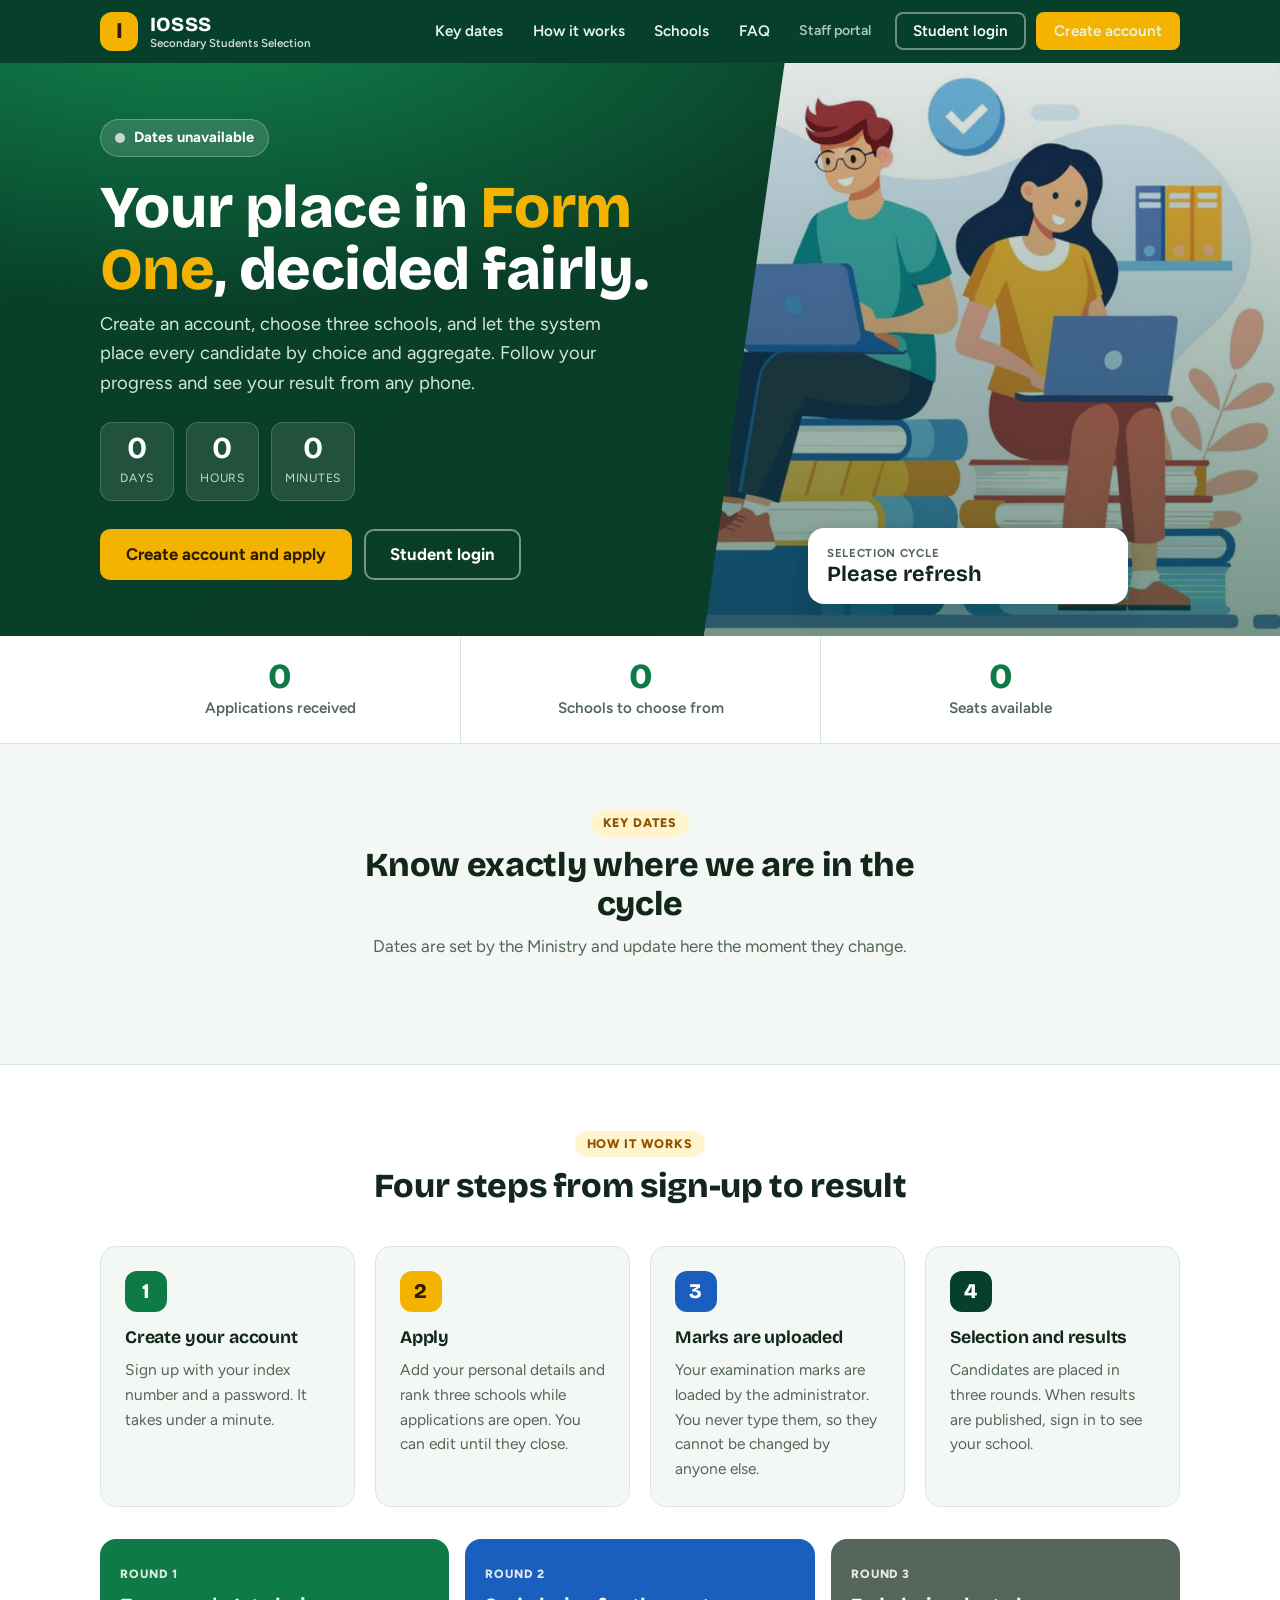
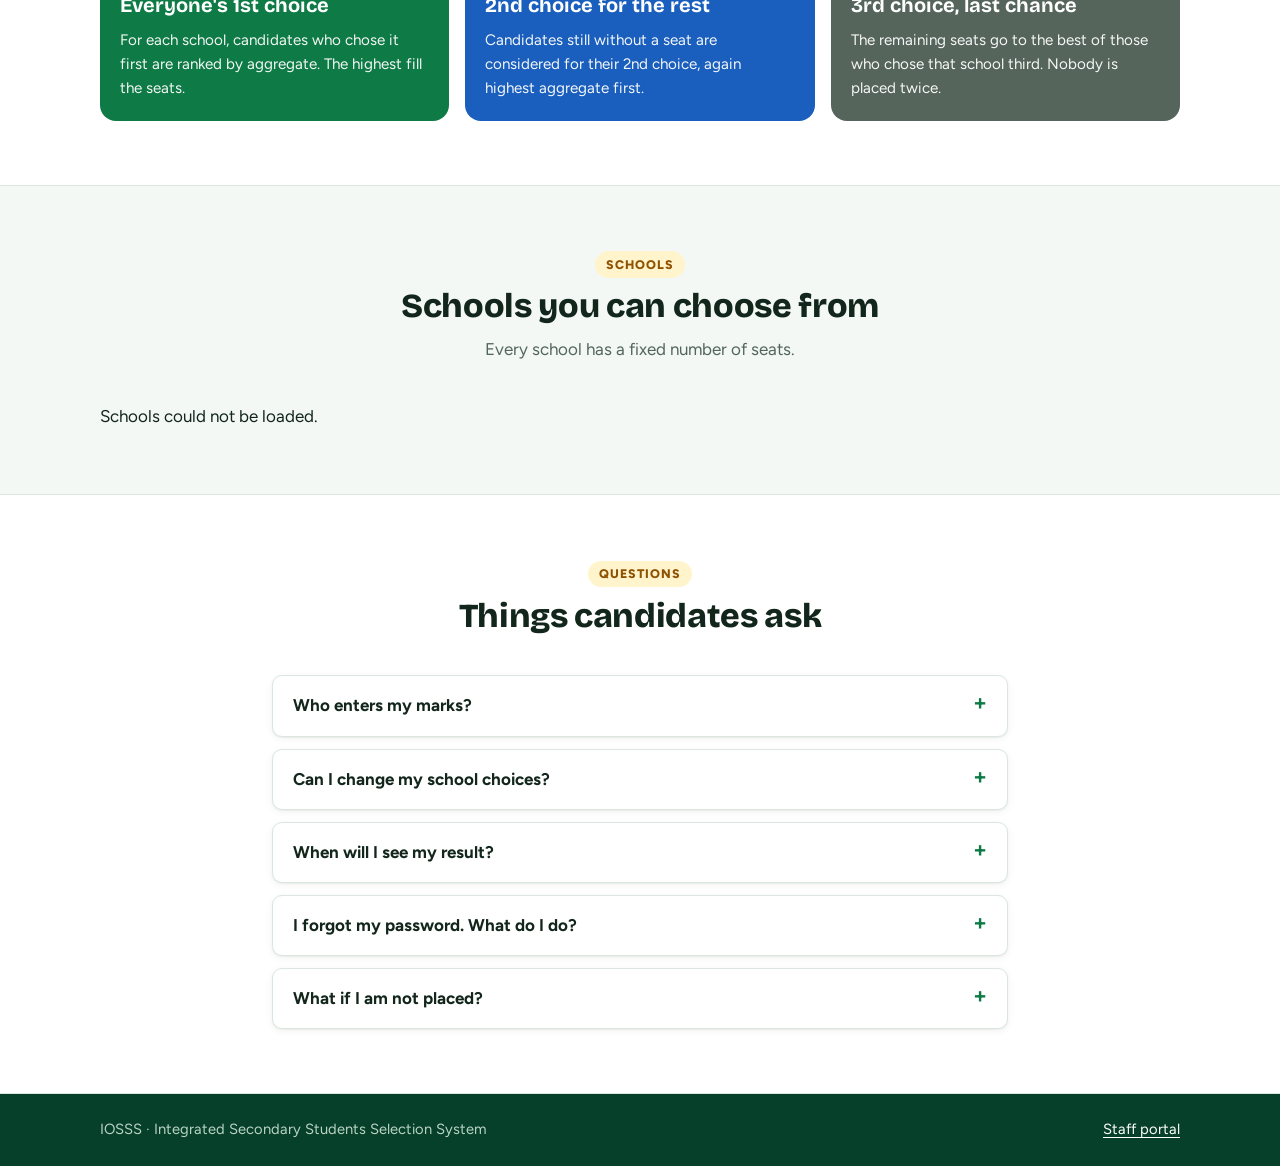
<file: index.html>
<!DOCTYPE html>
<html lang="en">
<head>
<meta charset="UTF-8">
<meta name="viewport" content="width=device-width, initial-scale=1.0">
<title>IOSSS | Integrated Secondary Students Selection System</title>
<link rel="stylesheet" href="assets/css/theme.css">
<link rel="stylesheet" href="assets/css/style.css">
</head>
<body>

<header class="site-header">
    <div class="container site-inner">
        <a class="brand" href="index.html">
            <span class="brand-logo">I</span>
            <span class="brand-text">IOSSS<small>Secondary Students Selection</small></span>
        </a>
        <nav class="site-nav" aria-label="Main">
            <a href="#dates">Key dates</a>
            <a href="#how">How it works</a>
            <a href="#schools">Schools</a>
            <a href="#faq">FAQ</a>
            <a href="staff/login.html" class="nav-staff">Staff portal</a>
            <a href="login.html" class="btn btn-ghost">Student login</a>
            <a href="iosss_application.html" class="btn btn-accent">Create account</a>
        </nav>
    </div>
</header>

<main>
    <section class="hero">
        <div class="hero-grid">
            <div class="hero-copy">
                <span class="chip" id="cycle-chip">Loading dates...</span>
                <h1>Your place in <em>Form One</em>, decided fairly.</h1>
                <p class="lead">Create an account, choose three schools, and let the system place every candidate by choice and aggregate. Follow your progress and see your result from any phone.</p>

                <div class="countdown" id="countdown" hidden>
                    <div><strong id="cd-days">0</strong><span>days</span></div>
                    <div><strong id="cd-hours">0</strong><span>hours</span></div>
                    <div><strong id="cd-mins">0</strong><span>minutes</span></div>
                </div>

                <div class="row">
                    <a class="btn btn-accent btn-lg" id="hero-apply" href="iosss_application.html">Create account and apply</a>
                    <a class="btn btn-ghost btn-lg" href="login.html">Student login</a>
                </div>
            </div>

            <div class="hero-photo" role="img" aria-label="Secondary school students in uniform">
                <!-- Save a photo as assets/img/students.jpg (see assets/img/READ-ME.txt) -->
                <div class="hero-card">
                    <small id="cycle-line">Selection cycle</small>
                    <strong id="cycle-title">Loading...</strong>
                </div>
            </div>
        </div>
    </section>

    <section class="strip" aria-label="At a glance">
        <div class="container strip-grid">
            <div class="strip-item"><strong id="stat-apps">0</strong><span>Applications received</span></div>
            <div class="strip-item"><strong id="stat-schools">0</strong><span>Schools to choose from</span></div>
            <div class="strip-item"><strong id="stat-seats">0</strong><span>Seats available</span></div>
        </div>
    </section>

    <section class="section reveal" id="dates">
        <div class="container">
            <div class="section-title">
                <span class="eyebrow">Key dates</span>
                <h2>Know exactly where we are in the cycle</h2>
                <p>Dates are set by the Ministry and update here the moment they change.</p>
            </div>
            <ol class="dates" id="dates-list"></ol>
        </div>
    </section>

    <section class="section section-alt reveal" id="how">
        <div class="container">
            <div class="section-title">
                <span class="eyebrow">How it works</span>
                <h2>Four steps from sign-up to result</h2>
            </div>
            <div class="steps-grid">
                <div class="step-card"><div class="step-no">1</div><h3>Create your account</h3><p>Sign up with your index number and a password. It takes under a minute.</p></div>
                <div class="step-card"><div class="step-no">2</div><h3>Apply</h3><p>Add your personal details and rank three schools while applications are open. You can edit until they close.</p></div>
                <div class="step-card"><div class="step-no">3</div><h3>Marks are uploaded</h3><p>Your examination marks are loaded by the administrator. You never type them, so they cannot be changed by anyone else.</p></div>
                <div class="step-card"><div class="step-no">4</div><h3>Selection and results</h3><p>Candidates are placed in three rounds. When results are published, sign in to see your school.</p></div>
            </div>

            <div class="rounds">
                <div class="round"><small>Round 1</small><strong>Everyone's 1st choice</strong><p>For each school, candidates who chose it first are ranked by aggregate. The highest fill the seats.</p></div>
                <div class="round"><small>Round 2</small><strong>2nd choice for the rest</strong><p>Candidates still without a seat are considered for their 2nd choice, again highest aggregate first.</p></div>
                <div class="round"><small>Round 3</small><strong>3rd choice, last chance</strong><p>The remaining seats go to the best of those who chose that school third. Nobody is placed twice.</p></div>
            </div>
        </div>
    </section>

    <section class="section reveal" id="schools">
        <div class="container">
            <div class="section-title">
                <span class="eyebrow">Schools</span>
                <h2>Schools you can choose from</h2>
                <p>Every school has a fixed number of seats.</p>
            </div>
            <div class="schools-grid" id="schools-grid"></div>
        </div>
    </section>

    <section class="section section-alt reveal" id="faq">
        <div class="container">
            <div class="section-title">
                <span class="eyebrow">Questions</span>
                <h2>Things candidates ask</h2>
            </div>
            <div class="faq">
                <details><summary>Who enters my marks?</summary><p>The system administrator uploads marks from the examination records. You only enter your personal details and your school choices, so nobody can type in a better score.</p></details>
                <details><summary>Can I change my school choices?</summary><p>Yes, as many times as you like while applications are open. After the closing date your application is locked.</p></details>
                <details><summary>When will I see my result?</summary><p>After selection runs, the administrator publishes the results. The expected date is shown under key dates, and your dashboard shows your result the moment it is published.</p></details>
                <details><summary>I forgot my password. What do I do?</summary><p>Ask the administrator to reset it. You will be given a temporary password to sign in with.</p></details>
                <details><summary>What if I am not placed?</summary><p>Your dashboard will say so. It means the seats in all three schools you chose went to candidates with higher aggregates. Contact your sub-county education office about other options.</p></details>
            </div>
        </div>
    </section>
</main>

<footer class="site-footer">
    <div class="container footer-row">
        <span>IOSSS &middot; Integrated Secondary Students Selection System</span>
        <span><a href="staff/login.html">Staff portal</a></span>
    </div>
</footer>

<script src="assets/js/app.js"></script>
<script src="assets/js/home.js"></script>
</body>
</html>
</file>
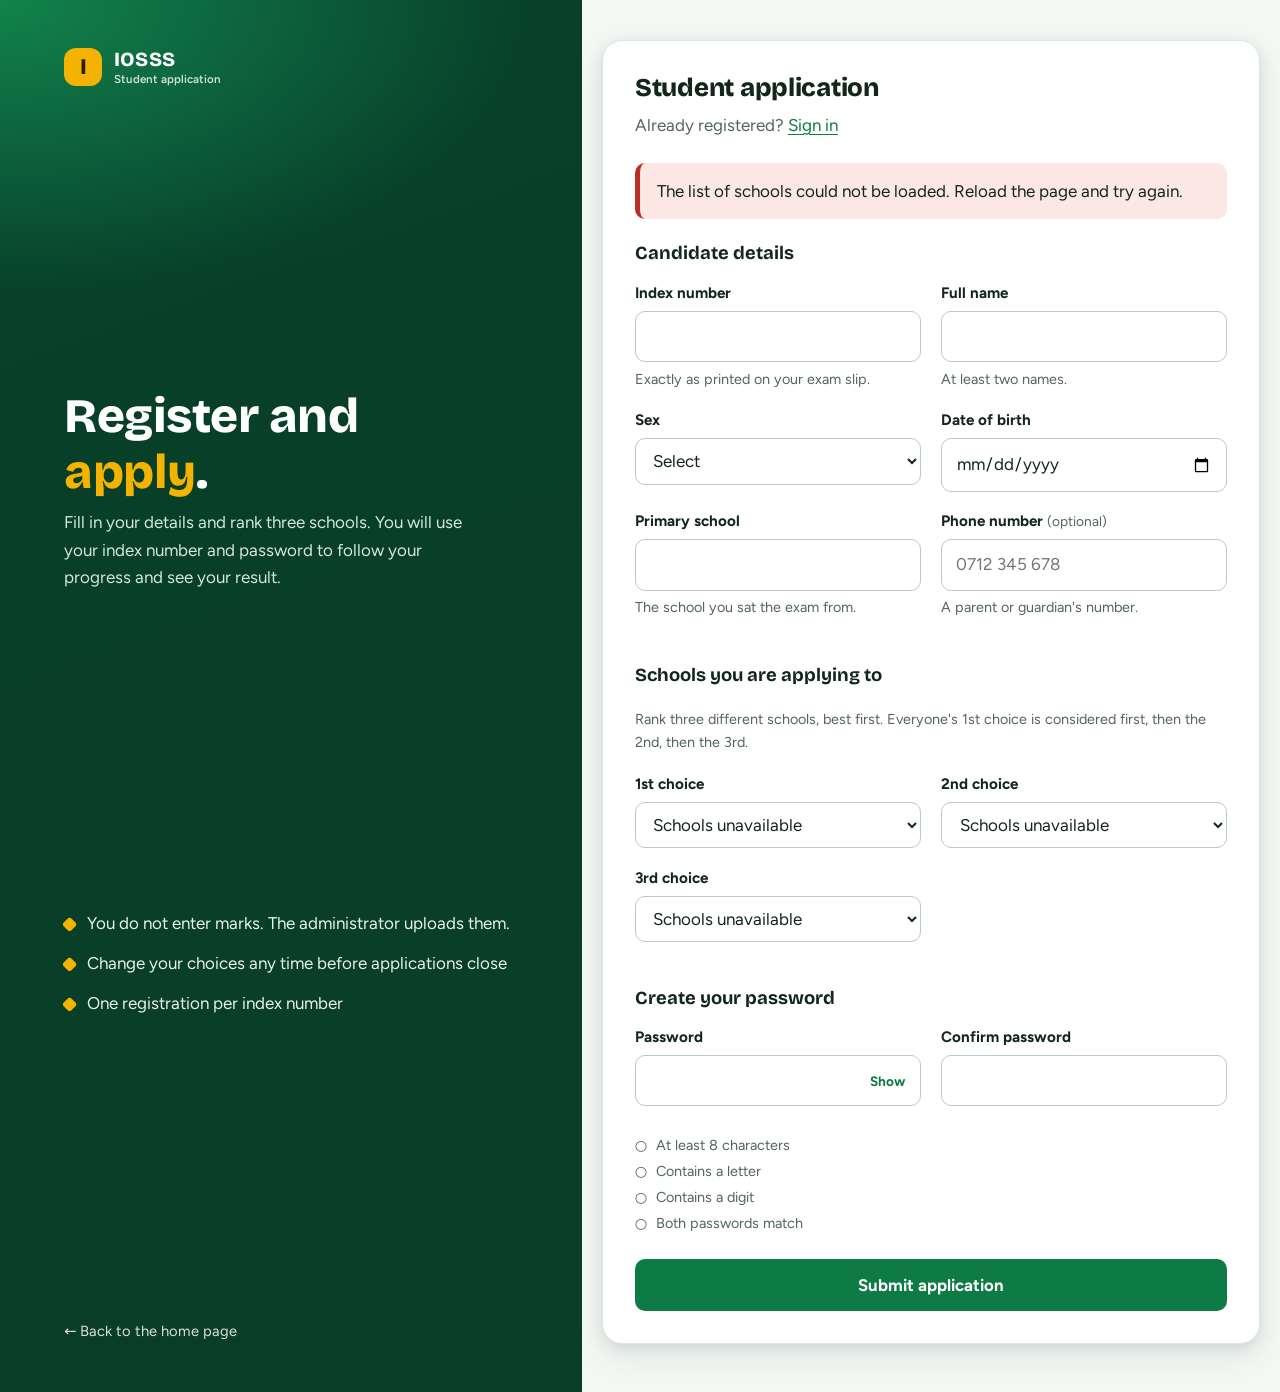
<file: iosss_application.html>
<!DOCTYPE html>
<html lang="en">
<head>
<meta charset="UTF-8">
<meta name="viewport" content="width=device-width, initial-scale=1.0">
<title>Register and apply | IOSSS</title>
<link rel="stylesheet" href="assets/css/theme.css">
<link rel="stylesheet" href="assets/css/style.css">
</head>
<body class="auth">
<div class="auth-layout">

    <aside class="auth-aside">
        <div>
            <a class="brand" href="index.html">
                <span class="brand-logo">I</span>
                <span class="brand-text">IOSSS<small>Student application</small></span>
            </a>
        </div>
        <div>
            <h1>Register and <em>apply</em>.</h1>
            <p>Fill in your details and rank three schools. You will use your index number and password to follow your progress and see your result.</p>
        </div>
        <ul class="auth-points">
            <li><span class="icon-dot"></span>You do not enter marks. The administrator uploads them.</li>
            <li><span class="icon-dot"></span>Change your choices any time before applications close</li>
            <li><span class="icon-dot"></span>One registration per index number</li>
        </ul>
        <a class="auth-back" href="index.html">&larr; Back to the home page</a>
    </aside>

    <main class="auth-main">
        <div class="auth-card auth-card-wide">
            <h2>Student application</h2>
            <p class="sub">Already registered? <a href="login.html">Sign in</a></p>

            <div id="window-note" hidden></div>

            <form action="php/iosss_app_process.php" method="post" id="applicationForm">

                <fieldset>
                    <legend>Candidate details</legend>
                    <div class="form-grid">
                        <div class="field">
                            <label for="index_no">Index number</label>
                            <input type="text" id="index_no" name="index_no" maxlength="20" autocomplete="username" required>
                            <p class="hint">Exactly as printed on your exam slip.</p>
                        </div>
                        <div class="field">
                            <label for="full_name">Full name</label>
                            <input type="text" id="full_name" name="full_name" maxlength="100" autocomplete="name" required>
                            <p class="hint">At least two names.</p>
                        </div>
                        <div class="field">
                            <label for="sex">Sex</label>
                            <select id="sex" name="sex" required>
                                <option value="">Select</option>
                                <option value="Male">Male</option>
                                <option value="Female">Female</option>
                            </select>
                        </div>
                        <div class="field">
                            <label for="date_of_birth">Date of birth</label>
                            <input type="date" id="date_of_birth" name="date_of_birth" required>
                        </div>
                        <div class="field">
                            <label for="primary_school">Primary school</label>
                            <input type="text" id="primary_school" name="primary_school" maxlength="100" required>
                            <p class="hint">The school you sat the exam from.</p>
                        </div>
                        <div class="field">
                            <label for="phone">Phone number <span class="optional">(optional)</span></label>
                            <input type="tel" id="phone" name="phone" maxlength="20" inputmode="tel" placeholder="0712 345 678">
                            <p class="hint">A parent or guardian's number.</p>
                        </div>
                    </div>
                </fieldset>

                <fieldset data-unique-selects>
                    <legend>Schools you are applying to</legend>
                    <p class="hint">Rank three different schools, best first. Everyone's 1st choice is considered first, then the 2nd, then the 3rd.</p>
                    <div class="form-grid">
                        <div class="field">
                            <label for="choice1">1st choice</label>
                            <select id="choice1" name="choice1" required><option value="">Loading schools...</option></select>
                        </div>
                        <div class="field">
                            <label for="choice2">2nd choice</label>
                            <select id="choice2" name="choice2" required><option value="">Loading schools...</option></select>
                        </div>
                        <div class="field">
                            <label for="choice3">3rd choice</label>
                            <select id="choice3" name="choice3" required><option value="">Loading schools...</option></select>
                        </div>
                    </div>
                    <p class="error-text" data-unique-error role="alert"></p>
                </fieldset>

                <fieldset>
                    <legend>Create your password</legend>
                    <div class="form-grid">
                        <div class="field">
                            <label for="password">Password</label>
                            <div class="password-wrap">
                                <input type="password" id="password" name="password" minlength="8" maxlength="72" autocomplete="new-password" required>
                                <button type="button" class="password-toggle" data-toggle-password="#password" aria-pressed="false">Show</button>
                            </div>
                        </div>
                        <div class="field">
                            <label for="password_confirm">Confirm password</label>
                            <input type="password" id="password_confirm" name="password_confirm" minlength="8" maxlength="72" autocomplete="new-password" required>
                        </div>
                    </div>
                    <ul class="rules" aria-live="polite">
                        <li data-rule="len">At least 8 characters</li>
                        <li data-rule="letter">Contains a letter</li>
                        <li data-rule="digit">Contains a digit</li>
                        <li data-rule="match">Both passwords match</li>
                    </ul>
                </fieldset>

                <!-- Spam trap: people never see or fill this -->
                <div class="hp" aria-hidden="true"><label for="website">Leave this empty</label><input type="text" id="website" name="website" tabindex="-1" autocomplete="off"></div>

                <button type="submit" id="submitBtn" class="btn btn-primary btn-lg btn-block">Submit application</button>
            </form>
        </div>
    </main>
</div>
<script src="assets/js/app.js"></script>
<script src="assets/js/auth.js"></script>
<script src="assets/js/register.js"></script>
</body>
</html>
</file>
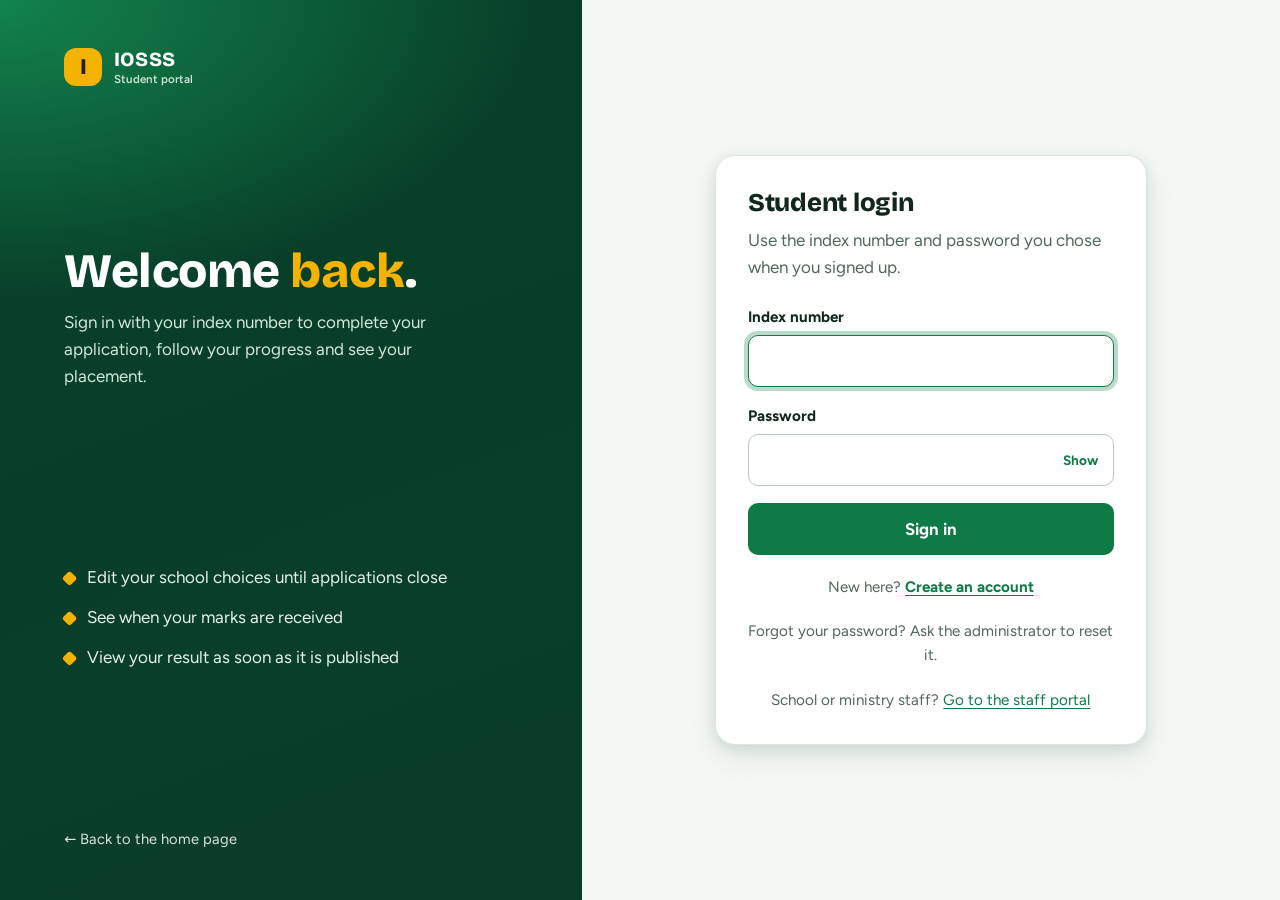
<file: login.html>
<!DOCTYPE html>
<html lang="en">
<head>
<meta charset="UTF-8">
<meta name="viewport" content="width=device-width, initial-scale=1.0">
<title>Student login | IOSSS</title>
<link rel="stylesheet" href="assets/css/theme.css">
<link rel="stylesheet" href="assets/css/style.css">
</head>
<body class="auth">
<div class="auth-layout">

    <aside class="auth-aside">
        <div>
            <a class="brand" href="index.html">
                <span class="brand-logo">I</span>
                <span class="brand-text">IOSSS<small>Student portal</small></span>
            </a>
        </div>
        <div>
            <h1>Welcome <em>back</em>.</h1>
            <p>Sign in with your index number to complete your application, follow your progress and see your placement.</p>
        </div>
        <ul class="auth-points">
            <li><span class="icon-dot"></span>Edit your school choices until applications close</li>
            <li><span class="icon-dot"></span>See when your marks are received</li>
            <li><span class="icon-dot"></span>View your result as soon as it is published</li>
        </ul>
        <a class="auth-back" href="index.html">&larr; Back to the home page</a>
    </aside>

    <main class="auth-main">
        <div class="auth-card">
            <h2>Student login</h2>
            <p class="sub">Use the index number and password you chose when you signed up.</p>

            <div id="message" hidden></div>

            <form action="php/student_login_process.php" method="post">
                <div class="field">
                    <label for="index_no">Index number</label>
                    <input type="text" id="index_no" name="index_no" autocomplete="username" required autofocus>
                </div>
                <div class="field">
                    <label for="password">Password</label>
                    <div class="password-wrap">
                        <input type="password" id="password" name="password" autocomplete="current-password" required>
                        <button type="button" class="password-toggle" data-toggle-password="#password" aria-pressed="false">Show</button>
                    </div>
                </div>
                <button type="submit" class="btn btn-primary btn-lg btn-block">Sign in</button>
            </form>

            <p class="auth-switch">New here? <a href="iosss_application.html"><strong>Create an account</strong></a></p>
            <p class="auth-switch">Forgot your password? Ask the administrator to reset it.</p>
            <p class="auth-switch">School or ministry staff? <a href="staff/login.html">Go to the staff portal</a></p>
        </div>
    </main>
</div>
<script src="assets/js/app.js"></script>
<script src="assets/js/auth.js"></script>
</body>
</html>
</file>
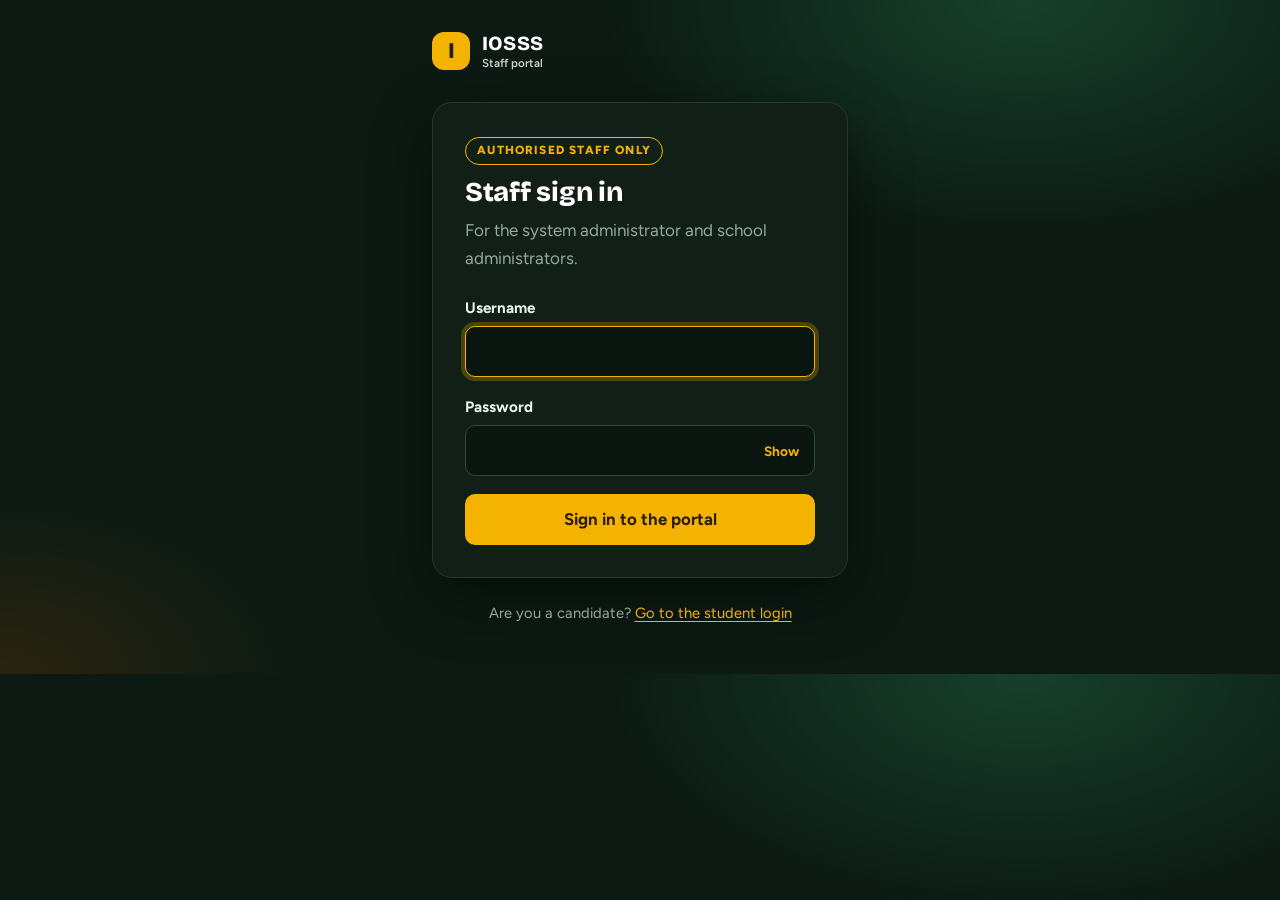
<file: staff/login.html>
<!DOCTYPE html>
<html lang="en">
<head>
<meta charset="UTF-8">
<meta name="viewport" content="width=device-width, initial-scale=1.0">
<title>Staff portal | IOSSS</title>
<link rel="stylesheet" href="../assets/css/theme.css">
<link rel="stylesheet" href="../assets/css/style.css">
</head>
<body class="auth-staff">
<div class="staff-card">
    <a class="brand" href="../index.html">
        <span class="brand-logo">I</span>
        <span class="brand-text">IOSSS<small>Staff portal</small></span>
    </a>

    <div class="staff-panel">
        <span class="staff-tag">Authorised staff only</span>
        <h1>Staff sign in</h1>
        <p class="sub">For the system administrator and school administrators.</p>

        <div id="message" hidden></div>

        <form action="../php/staff_login_process.php" method="post">
            <div class="field">
                <label for="username">Username</label>
                <input type="text" id="username" name="username" autocomplete="username" required autofocus>
            </div>
            <div class="field">
                <label for="password">Password</label>
                <div class="password-wrap">
                    <input type="password" id="password" name="password" autocomplete="current-password" required>
                    <button type="button" class="password-toggle" data-toggle-password="#password" aria-pressed="false">Show</button>
                </div>
            </div>
            <button type="submit" class="btn btn-lg btn-block">Sign in to the portal</button>
        </form>
    </div>

    <p class="staff-note">Are you a candidate? <a href="../login.html">Go to the student login</a></p>
</div>
<script src="../assets/js/app.js"></script>
<script src="../assets/js/auth.js"></script>
</body>
</html>
</file>
<file: assets/css/theme.css>
/* =====================================================================
   THEME  -  edit this file to re-colour or re-size the whole system.
   Every colour, font, corner radius and shadow is a variable here.
   Change a value and refresh the page; style.css never hard-codes them.
   ===================================================================== */

/* ---------- Fonts (optional) ----------
   The three .woff2 files live in assets/fonts/. If they are missing the
   browser quietly falls back to the system fonts listed below. */
@font-face { font-family: "Figtree"; src: url("../fonts/figtree-latin-wght-normal.woff2") format("woff2"); font-weight: 300 900; font-display: swap; }
@font-face { font-family: "Bricolage Grotesque"; src: url("../fonts/bricolage-grotesque-latin-wght-normal.woff2") format("woff2"); font-weight: 200 800; font-display: swap; }
@font-face { font-family: "DM Mono"; src: url("../fonts/dm-mono-latin-400-normal.woff2") format("woff2"); font-weight: 400; font-display: swap; }
@font-face { font-family: "DM Mono"; src: url("../fonts/dm-mono-latin-500-normal.woff2") format("woff2"); font-weight: 500; font-display: swap; }

:root {
    /* ---------- BRAND: the main green ---------- */
    --brand:        #0e7a45;   /* buttons, links, highlights */
    --brand-strong: #0a5a33;   /* hover / dark green areas */
    --brand-deep:   #07402a;   /* hero background, darkest green */
    --brand-soft:   #e2f4ea;   /* pale green fills */

    /* ---------- ACCENT: the gold that makes things pop ---------- */
    --accent:        #f5b301;
    --accent-strong: #d99a00;
    --accent-soft:   #fff4cc;
    --on-accent:     #2a1d00;  /* text that sits on gold */

    /* ---------- NEUTRALS: text, lines, backgrounds ---------- */
    --ink:       #12261b;      /* main text */
    --ink-soft:  #52665a;      /* secondary text */
    --line:      #dbe6df;      /* borders and dividers */
    --bg:        #f4f8f5;      /* page background */
    --surface:   #ffffff;      /* cards */

    /* ---------- STAFF PORTAL: dark sidebar and login ---------- */
    --staff-bg:         #0c1a13;
    --staff-bg-hover:   #172b20;
    --staff-ink:        #e9f3ed;
    --staff-ink-soft:   #93ab9c;
    --staff-line:       #22392c;

    /* ---------- STATUS colours (badges, alerts, steps) ---------- */
    --success:      #0f7a41;  --success-soft: #def5e8;
    --warning:      #8f5200;  --warning-soft: #fff0d2;
    --danger:       #b92f26;  --danger-soft:  #fde7e4;
    --info:         #1a5fbd;  --info-soft:    #e2edfb;

    /* ---------- TYPE ---------- */
    --font-heading: "Bricolage Grotesque", "Trebuchet MS", "Segoe UI", system-ui, sans-serif;
    --font-body:    "Figtree", "Segoe UI", system-ui, -apple-system, Roboto, "Helvetica Neue", Arial, sans-serif;
    --font-mono:    "DM Mono", ui-monospace, "SF Mono", Menlo, Consolas, monospace;
    --text-base:    1.0625rem;  /* 17px */

    /* ---------- SHAPE ---------- */
    --radius:     16px;         /* cards */
    --radius-sm:  10px;         /* buttons, inputs */
    --shadow-sm:  0 1px 2px rgba(10, 40, 25, .06), 0 2px 8px rgba(10, 40, 25, .05);
    --shadow-md:  0 4px 14px rgba(10, 40, 25, .10), 0 12px 32px rgba(10, 40, 25, .08);
    --focus-ring: 0 0 0 4px rgba(14, 122, 69, .28);

    /* ---------- LAYOUT ---------- */
    --container:  1120px;
    --sidebar-w:  260px;
}
</file>
<file: assets/css/style.css>
/* =====================================================================
   IOSSS  -  main stylesheet
   Colours, fonts and sizes come from theme.css. Edit THAT file to restyle.
   This file is organised in numbered sections; search for the number.

    1. Base            2. Layout helpers   3. Buttons        4. Forms
    5. Cards           6. Badges           7. Alerts, toasts  8. Tables, pagination
    9. Stats           10. Timeline        11. Result cards   12. Public website
   13. Sign-in pages   14. Student portal  15. Staff portal   16. Small pieces
   17. Motion          18. Small screens   19. Print
   ===================================================================== */

/* ---------- 1. Base ---------- */

*, *::before, *::after { box-sizing: border-box; }
html { font-size: 100%; scroll-behavior: smooth; }
body {
    margin: 0;
    background: var(--bg);
    color: var(--ink);
    font-family: var(--font-body);
    font-size: var(--text-base);
    line-height: 1.6;
    -webkit-font-smoothing: antialiased;
}
h1, h2, h3 { font-family: var(--font-heading); line-height: 1.15; margin: 0 0 .6rem; letter-spacing: -.01em; }
h1 { font-size: clamp(1.8rem, 3.2vw, 2.4rem); font-weight: 800; }
h2 { font-size: 1.25rem; font-weight: 700; }
p  { margin: 0 0 1rem; }
a  { color: var(--brand); text-underline-offset: 3px; }
a:hover { color: var(--brand-strong); }
img, svg { max-width: 100%; }
strong { font-weight: 700; }
code { font-family: var(--font-mono); font-size: .9em; }
:focus-visible { outline: 3px solid var(--brand); outline-offset: 2px; }
.mono { font-family: var(--font-mono); font-size: .95em; }
.muted { color: var(--ink-soft); }
.nowrap { white-space: nowrap; }
.num { text-align: right; }
.optional { font-weight: 400; color: var(--ink-soft); font-size: .9em; }
.hp { position: absolute; left: -9999px; width: 1px; height: 1px; overflow: hidden; }   /* spam-trap field */
.visually-hidden { position: absolute; width: 1px; height: 1px; overflow: hidden; clip: rect(0 0 0 0); white-space: nowrap; }
.icon { width: 1.1em; height: 1.1em; flex: none; }

/* ---------- 2. Layout helpers ---------- */

.container { width: 100%; max-width: var(--container); margin: 0 auto; padding: 0 1.25rem; }
.page { padding-top: 2rem; padding-bottom: 4rem; }
.stack > * + * { margin-top: 1.1rem; }
.row { display: flex; flex-wrap: wrap; align-items: center; gap: .75rem; }
.grid { display: grid; gap: 1.25rem; }
.grid-2 { grid-template-columns: repeat(2, minmax(0, 1fr)); }
.grid-2-1 { grid-template-columns: minmax(0, 1.5fr) minmax(0, 1fr); align-items: start; }
.section-gap { margin-top: 2rem; }
.narrow { max-width: 30rem; }
.page-head { display: flex; flex-wrap: wrap; align-items: flex-end; justify-content: space-between; gap: 1rem; margin-bottom: 1.5rem; }
.page-head p { margin: 0; max-width: 40rem; }
.page-actions { display: flex; flex-wrap: wrap; gap: .6rem; }
.toolbar { display: flex; flex-wrap: wrap; align-items: center; justify-content: space-between; gap: .75rem 1rem; margin-bottom: 1rem; }
.toolbar h2 { margin: 0; }

/* ---------- 3. Buttons ---------- */

.btn {
    display: inline-flex; align-items: center; justify-content: center; gap: .5rem;
    padding: .65rem 1.15rem;
    border: 2px solid transparent; border-radius: var(--radius-sm);
    background: var(--brand); color: #fff;
    font: 700 1rem/1.2 var(--font-body);
    text-decoration: none; cursor: pointer;
    transition: transform .12s ease, box-shadow .12s ease, background-color .15s, border-color .15s, color .15s;
}
.btn:hover { background: var(--brand-strong); color: #fff; transform: translateY(-1px); box-shadow: var(--shadow-sm); }
.btn:active { transform: translateY(0); box-shadow: none; }
.btn[disabled], .btn.is-disabled { opacity: .5; cursor: not-allowed; transform: none; box-shadow: none; }
.btn-primary { background: var(--brand); }
.btn-accent { background: var(--accent); color: var(--on-accent); }
.btn-accent:hover { background: var(--accent-strong); color: var(--on-accent); }
.btn-ghost { background: transparent; color: var(--brand); border-color: var(--line); }
.btn-ghost:hover { background: var(--brand-soft); color: var(--brand-strong); border-color: var(--brand); box-shadow: none; }
.btn-danger { background: var(--danger); }
.btn-sm { padding: .4rem .75rem; font-size: .9rem; }
.btn-lg { padding: .85rem 1.5rem; font-size: 1.05rem; }
.btn-block { width: 100%; }
.link-small { font-size: .95rem; font-weight: 600; }

/* ---------- 4. Forms ---------- */

.field { margin-bottom: 1.1rem; }
.field label, label.label { display: block; font-weight: 700; margin-bottom: .35rem; font-size: .95rem; }
input[type="text"], input[type="password"], input[type="number"], input[type="date"], input[type="datetime-local"],
input[type="tel"], input[type="search"], input[type="email"], input[type="file"], select {
    width: 100%; padding: .7rem .85rem;
    border: 1.5px solid #b9cbc0; border-radius: var(--radius-sm);
    background: var(--surface); color: var(--ink);
    font: inherit; transition: border-color .15s, box-shadow .15s;
}
input:hover, select:hover { border-color: var(--brand); }
input:focus, select:focus { outline: none; border-color: var(--brand); box-shadow: var(--focus-ring); }
input:disabled, select:disabled { background: var(--bg); color: var(--ink-soft); cursor: not-allowed; }
input[type="file"] { padding: .55rem; }
.hint { color: var(--ink-soft); font-size: .9rem; margin: .35rem 0 0; }
.error-text { color: var(--danger); font-weight: 700; margin: .5rem 0 0; }
.error-text:empty { display: none; }
fieldset { border: 0; padding: 0; margin: 0 0 1.5rem; min-width: 0; }
legend { font-family: var(--font-heading); font-size: 1.15rem; font-weight: 700; padding: 0; margin-bottom: .75rem; }
.form-card { padding: 1.75rem; }
.form-grid { display: grid; grid-template-columns: repeat(2, minmax(0, 1fr)); gap: 0 1.25rem; }
.form-actions { display: flex; flex-wrap: wrap; gap: .75rem; margin-top: .5rem; }
.mark-grid { display: grid; grid-template-columns: repeat(auto-fit, minmax(7.5rem, 1fr)); gap: 0 .9rem; }
.password-wrap { position: relative; }
.password-wrap input { padding-right: 4.5rem; }
.password-toggle { position: absolute; right: .4rem; top: 50%; transform: translateY(-50%); border: 0; background: none; color: var(--brand); font: 700 .85rem var(--font-body); cursor: pointer; padding: .4rem .6rem; border-radius: 6px; }
.password-toggle:hover { background: var(--brand-soft); }
.rules { list-style: none; margin: .6rem 0 0; padding: 0; display: grid; gap: .2rem; font-size: .9rem; color: var(--ink-soft); }
.rules li::before { content: "\25CB"; display: inline-block; width: 1.3rem; color: var(--ink-soft); }
.rules li.is-ok { color: var(--success); font-weight: 600; }
.rules li.is-ok::before { content: "\2713"; color: var(--success); }
.searchbar { display: flex; flex-wrap: wrap; gap: .5rem; }
.searchbar input[type="search"] { width: 16rem; max-width: 100%; }
.searchbar select { width: auto; }
.inline { display: inline; }
.row-form { display: flex; gap: .5rem; }
.row-form input[type="text"] { min-width: 14rem; }
.narrow-input { width: 6.5rem !important; }

/* ---------- 5. Cards ---------- */

.card { background: var(--surface); border: 1px solid var(--line); border-radius: var(--radius); padding: 1.5rem; box-shadow: var(--shadow-sm); }
.card-head { display: flex; align-items: center; justify-content: space-between; gap: 1rem; margin-bottom: 1rem; }
.card-head h2 { margin: 0; }
.empty-state { padding: 2.5rem 1rem; text-align: center; border: 2px dashed var(--line); border-radius: var(--radius); color: var(--ink-soft); background: var(--surface); }
.code-block { display: block; padding: .7rem .9rem; background: var(--brand-soft); color: var(--brand-deep); border-radius: var(--radius-sm); white-space: normal; word-break: break-word; }
.rank-list { list-style: none; margin: 0; padding: 0; }
.rank-list li { display: flex; align-items: center; gap: .75rem; padding: .7rem 0; border-bottom: 1px solid var(--line); }
.rank-list li:last-child { border-bottom: 0; }
.facts { display: grid; grid-template-columns: repeat(auto-fit, minmax(9rem, 1fr)); gap: 1rem; margin: 0 0 1.25rem; }
.facts dt { font-size: .85rem; font-weight: 600; color: var(--ink-soft); }
.facts dd { margin: 0; font-weight: 800; font-size: 1.1rem; }

/* ---------- 6. Badges ---------- */

.badge { display: inline-flex; align-items: center; padding: .15rem .65rem; border-radius: 99px; font-size: .82rem; font-weight: 700; line-height: 1.5; white-space: nowrap; }
.badge-primary { background: var(--brand-soft); color: var(--brand-strong); }
.badge-success { background: var(--success-soft); color: var(--success); }
.badge-warning { background: var(--warning-soft); color: var(--warning); }
.badge-danger  { background: var(--danger-soft);  color: var(--danger); }
.badge-info    { background: var(--info-soft);    color: var(--info); }
.badge-neutral { background: #e9efeb; color: var(--ink-soft); }

/* ---------- 7. Alerts and toasts ---------- */

.alert { padding: .9rem 1.1rem; margin: 0 0 1.25rem; border-radius: var(--radius-sm); border-left: 5px solid; background: var(--surface); }
.alert ul { margin: .4rem 0 0 1.2rem; padding: 0; }
.alert p:last-child { margin-bottom: 0; }
.alert-success { background: var(--success-soft); border-color: var(--success); }
.alert-warning { background: var(--warning-soft); border-color: var(--accent-strong); color: #4a2b00; }
.alert-error   { background: var(--danger-soft);  border-color: var(--danger); }
.alert-info    { background: var(--info-soft);    border-color: var(--info); }

.toasts { position: fixed; top: 1rem; right: 1rem; z-index: 50; display: grid; gap: .6rem; width: min(26rem, calc(100vw - 2rem)); }
.toast { display: flex; align-items: flex-start; gap: .75rem; padding: .85rem 1rem; border-radius: var(--radius-sm); background: var(--ink); color: #fff; box-shadow: var(--shadow-md); border-left: 5px solid var(--accent); animation: toast-in .3s ease both; }
.toast span { flex: 1; word-break: break-word; }
.toast-success { border-color: var(--brand); background: var(--brand-deep); }
.toast-error   { border-color: var(--danger); background: #5a1914; }
.toast-warning { border-color: var(--accent); background: #4a3300; }
.toast-secret  { border-color: var(--accent); background: var(--ink); font-family: var(--font-mono); font-size: .95rem; }
.toast-close { border: 0; background: none; color: inherit; font-size: 1.4rem; line-height: 1; cursor: pointer; opacity: .75; padding: 0 .25rem; }
.toast-close:hover { opacity: 1; }
.toast.is-leaving { animation: toast-out .25s ease both; }

dialog.confirm { border: 0; border-radius: var(--radius); padding: 1.5rem; max-width: 26rem; width: calc(100vw - 2rem); box-shadow: var(--shadow-md); color: var(--ink); }
dialog.confirm::backdrop { background: rgba(7, 30, 20, .55); backdrop-filter: blur(2px); }
.confirm-text { font-size: 1.05rem; margin-bottom: 1.25rem; }
.confirm-actions { display: flex; justify-content: flex-end; gap: .6rem; }

/* ---------- 8. Tables and pagination ---------- */

.table-wrap { overflow-x: auto; background: var(--surface); border: 1px solid var(--line); border-radius: var(--radius); box-shadow: var(--shadow-sm); }
.card .table-wrap { border: 0; box-shadow: none; border-radius: 0; }
.table { width: 100%; border-collapse: collapse; font-variant-numeric: tabular-nums; }
.table th, .table td { padding: .8rem 1rem; text-align: left; vertical-align: middle; border-bottom: 1px solid var(--line); }
.table thead th { background: var(--brand-soft); color: var(--brand-deep); font-size: .82rem; font-weight: 800; text-transform: uppercase; letter-spacing: .04em; white-space: nowrap; }
.table th.num, .table td.num { text-align: right; }
.table tbody tr:hover td { background: #f7fbf8; }
.table tbody tr:last-child td { border-bottom: 0; }
.table tfoot th { background: var(--bg); border-top: 2px solid var(--line); border-bottom: 0; }
.table-compact th, .table-compact td { padding: .55rem .75rem; }
/* Wide lists (marks, candidates, activity): one line per row, scroll sideways on small screens */
.table-wide { font-size: .93rem; }
.table-wide th, .table-wide td { white-space: nowrap; padding: .7rem .85rem; }
.pagination { display: flex; flex-wrap: wrap; align-items: center; gap: .35rem; margin-top: 1.25rem; }
.page-link { display: inline-block; min-width: 2.4rem; padding: .45rem .75rem; text-align: center; border: 1.5px solid var(--line); border-radius: var(--radius-sm); background: var(--surface); color: var(--ink); font-weight: 700; text-decoration: none; }
a.page-link:hover { border-color: var(--brand); color: var(--brand); }
.page-link.is-current { background: var(--brand); border-color: var(--brand); color: #fff; }
.page-link.is-disabled { opacity: .45; }
.page-gap { color: var(--ink-soft); padding: 0 .25rem; }

/* ---------- 9. Stats ---------- */

.stats { display: grid; grid-template-columns: repeat(auto-fit, minmax(8.5rem, 1fr)); gap: 1rem; margin: 0 0 1.5rem; }
.stats-3 { grid-template-columns: repeat(3, minmax(0, 1fr)); }
.stat { background: var(--surface); border: 1px solid var(--line); border-top: 4px solid var(--brand); border-radius: var(--radius); padding: 1rem 1.15rem; box-shadow: var(--shadow-sm); }
.stat dt { font-size: .85rem; font-weight: 700; color: var(--ink-soft); }
.stat dd { margin: .15rem 0 0; font-family: var(--font-heading); font-size: 2.2rem; font-weight: 800; line-height: 1.1; }
.stat-warn { border-top-color: var(--accent); }
.stat-good { border-top-color: var(--success); }

/* ---------- 10. Timeline (progress checklists) ---------- */

.timeline { list-style: none; margin: 0; padding: 0; }
.timeline li { position: relative; display: flex; gap: 1rem; padding-bottom: 1.4rem; }
.timeline li:last-child { padding-bottom: 0; }
.timeline li:not(:last-child)::before { content: ""; position: absolute; left: 1.05rem; top: 2.2rem; bottom: .1rem; width: 2px; background: var(--line); }
.timeline li.is-done:not(:last-child)::before { background: var(--brand); }
.timeline-dot { flex: none; width: 2.1rem; height: 2.1rem; display: grid; place-items: center; border-radius: 50%; border: 2px solid var(--line); background: var(--surface); color: #fff; }
.timeline-dot .icon { width: 1rem; height: 1rem; stroke-width: 3; }
.timeline li.is-done .timeline-dot { background: var(--brand); border-color: var(--brand); }
.timeline li.is-current .timeline-dot { border-color: var(--accent-strong); background: var(--accent-soft); box-shadow: 0 0 0 5px rgba(245, 179, 1, .25); }
.timeline li.is-missed .timeline-dot { border-color: var(--danger); background: var(--danger-soft); }
.timeline-body { padding-top: .2rem; }
.timeline-body strong { display: block; }
.timeline-body p { margin: .1rem 0 .5rem; color: var(--ink-soft); }
.timeline li.is-todo .timeline-body strong { color: var(--ink-soft); }

/* ---------- 11. Result cards ---------- */

.result { padding: 1.75rem 2rem; border-radius: var(--radius); margin-bottom: .5rem; box-shadow: var(--shadow-md); }
.result-kicker { text-transform: uppercase; letter-spacing: .1em; font-size: .8rem; font-weight: 800; margin-bottom: .4rem; }
.result-title { font-size: clamp(1.4rem, 3vw, 1.9rem); font-weight: 800; }
.result p:last-child { margin-bottom: 0; }
.result-school { font-family: var(--font-heading); font-size: clamp(1.8rem, 4vw, 2.6rem); font-weight: 800; line-height: 1.1; margin-bottom: 1rem !important; }
.result-selected { background: linear-gradient(135deg, var(--brand-strong), var(--brand-deep)); color: #fff; }
.result-selected .result-kicker { color: var(--accent); }
.result-selected .result-school { color: var(--accent); }
.result-note { margin-left: .5rem; opacity: .9; }
.result-selected .badge-primary { background: var(--accent); color: var(--on-accent); }
.result-none { background: var(--danger-soft); border: 1px solid #f0bdb8; box-shadow: none; }
.result-none .result-kicker { color: var(--danger); }
.result-wait { background: var(--accent-soft); border: 1px solid #f0d36a; box-shadow: none; }
.result-wait .result-kicker { color: var(--warning); }

/* ---------- 12. Public website (home page) ---------- */

.brand { display: inline-flex; align-items: center; gap: .7rem; text-decoration: none; color: inherit; }
.brand-logo { display: grid; place-items: center; width: 2.4rem; height: 2.4rem; border-radius: 12px; background: var(--accent); color: var(--on-accent); font-family: var(--font-heading); font-weight: 800; font-size: 1.4rem; }
.brand-text { display: flex; flex-direction: column; font-family: var(--font-heading); font-weight: 800; font-size: 1.25rem; line-height: 1.05; letter-spacing: .02em; }
.brand-text small { font-family: var(--font-body); font-weight: 600; font-size: .72rem; letter-spacing: 0; opacity: .8; margin-top: .15rem; }

.site-header { background: var(--brand-deep); color: #fff; position: sticky; top: 0; z-index: 20; }
.site-inner { display: flex; align-items: center; justify-content: space-between; gap: 1rem; padding-top: .7rem; padding-bottom: .7rem; flex-wrap: wrap; }
.site-nav { display: flex; flex-wrap: wrap; align-items: center; gap: .25rem; }
.site-nav a { color: #e6f3ec; text-decoration: none; font-weight: 600; font-size: .95rem; padding: .5rem .8rem; border-radius: 8px; }
.site-nav a:hover { background: rgba(255, 255, 255, .12); color: #fff; }
.site-nav a.is-active { background: rgba(255, 255, 255, .16); }
.site-nav .btn { margin-left: .4rem; padding: .5rem 1rem; }
.site-nav .btn-ghost { color: #fff; border-color: rgba(255, 255, 255, .4); }
.site-nav .btn-ghost:hover { background: rgba(255, 255, 255, .14); color: #fff; border-color: #fff; }
.site-nav .nav-staff { opacity: .75; font-size: .88rem; }

.hero { position: relative; background: radial-gradient(1200px 500px at 15% -10%, #12834c 0%, transparent 60%), linear-gradient(135deg, var(--brand-deep), #0a3d27 60%, var(--brand-deep)); color: #fff; overflow: hidden; }
.hero-grid { display: grid; grid-template-columns: minmax(0, 1.1fr) minmax(0, .9fr); min-height: 34rem; }
.hero-copy { align-self: center; padding: 3.5rem 2rem 3.5rem max(1.25rem, calc((100vw - var(--container)) / 2 + 1.25rem)); }
.hero h1 { font-size: clamp(2.3rem, 5vw, 3.7rem); font-weight: 800; line-height: 1.04; max-width: 14ch; }
.hero h1 em { font-style: normal; color: var(--accent); }
.hero .lead { font-size: 1.15rem; color: #d3e8dc; max-width: 34rem; margin-bottom: 1.5rem; }
.hero-photo { position: relative; background: #0a3d27; clip-path: polygon(14% 0, 100% 0, 100% 100%, 0 100%); }
.hero-photo::before { content: ""; position: absolute; inset: 0; background: url("../img/students.jpg") center / cover no-repeat; }
.hero-photo::after { content: ""; position: absolute; inset: 0; background: linear-gradient(180deg, rgba(7, 64, 42, .1), rgba(7, 64, 42, .55)); }
.hero-card { position: absolute; z-index: 2; left: 18%; bottom: 2rem; right: 2rem; max-width: 20rem; padding: 1rem 1.2rem; background: #fff; color: var(--ink); border-radius: var(--radius); box-shadow: var(--shadow-md); }
.hero-card small { display: block; color: var(--ink-soft); font-weight: 700; text-transform: uppercase; letter-spacing: .06em; font-size: .72rem; }
.hero-card strong { display: block; font-family: var(--font-heading); font-size: 1.35rem; line-height: 1.2; }

.chip { display: inline-flex; align-items: center; gap: .55rem; padding: .4rem .9rem; border-radius: 99px; background: rgba(255, 255, 255, .14); color: #fff; font-weight: 700; font-size: .92rem; margin-bottom: 1.25rem; border: 1px solid rgba(255, 255, 255, .25); }
.chip::before { content: ""; width: .6rem; height: .6rem; border-radius: 50%; background: #c8d6ce; }
.chip-open::before { background: #4ade80; box-shadow: 0 0 0 4px rgba(74, 222, 128, .3); animation: pulse 1.8s infinite; }
.chip-soon::before { background: var(--accent); }
.chip-closed::before { background: #f87171; }

.countdown { display: flex; flex-wrap: wrap; gap: .75rem; margin: 0 0 1.75rem; }
.countdown div { min-width: 4.6rem; padding: .6rem .8rem; border-radius: 12px; background: rgba(255, 255, 255, .1); border: 1px solid rgba(255, 255, 255, .18); text-align: center; }
.countdown strong { display: block; font-family: var(--font-heading); font-size: 1.9rem; line-height: 1; }
.countdown span { font-size: .75rem; text-transform: uppercase; letter-spacing: .06em; color: #c5ddd0; }

.strip { background: var(--surface); border-bottom: 1px solid var(--line); }
.strip-grid { display: grid; grid-template-columns: repeat(3, 1fr); }
.strip-item { padding: 1.4rem 1rem; text-align: center; }
.strip-item + .strip-item { border-left: 1px solid var(--line); }
.strip-item strong { display: block; font-family: var(--font-heading); font-size: 2.2rem; font-weight: 800; color: var(--brand); line-height: 1; }
.strip-item span { color: var(--ink-soft); font-weight: 600; font-size: .95rem; }

.section { padding: 4rem 0; }
.section-alt { background: var(--surface); border-top: 1px solid var(--line); border-bottom: 1px solid var(--line); }
.section-title { text-align: center; max-width: 40rem; margin: 0 auto 2.5rem; }
.section-title h2 { font-size: clamp(1.6rem, 3vw, 2.1rem); font-weight: 800; }
.section-title p { color: var(--ink-soft); margin: 0; }
.eyebrow { display: inline-block; margin-bottom: .6rem; padding: .2rem .7rem; border-radius: 99px; background: var(--accent-soft); color: var(--warning); font-weight: 800; font-size: .78rem; letter-spacing: .08em; text-transform: uppercase; }

.dates { display: grid; grid-template-columns: repeat(4, minmax(0, 1fr)); gap: 1rem; list-style: none; margin: 0; padding: 0; counter-reset: d; }
.dates li { position: relative; background: var(--surface); border: 1px solid var(--line); border-radius: var(--radius); padding: 1.25rem; box-shadow: var(--shadow-sm); }
.dates li::before { counter-increment: d; content: counter(d); display: grid; place-items: center; width: 2rem; height: 2rem; border-radius: 50%; background: var(--bg); border: 2px solid var(--line); font-weight: 800; font-family: var(--font-heading); margin-bottom: .75rem; }
.dates strong { display: block; }
.dates span { color: var(--ink-soft); font-size: .95rem; }
.dates li.is-done { border-color: #a9d9be; background: #f4fbf7; }
.dates li.is-done::before { background: var(--brand); border-color: var(--brand); color: #fff; content: "\2713"; }
.dates li.is-current { border-color: var(--accent-strong); box-shadow: 0 0 0 4px rgba(245, 179, 1, .25); }
.dates li.is-current::before { background: var(--accent); border-color: var(--accent-strong); color: var(--on-accent); }

.steps-grid { display: grid; grid-template-columns: repeat(4, minmax(0, 1fr)); gap: 1.25rem; }
.step-card { background: var(--bg); border-radius: var(--radius); padding: 1.5rem; border: 1px solid var(--line); }
.step-card .step-no { display: grid; place-items: center; width: 2.6rem; height: 2.6rem; border-radius: 12px; background: var(--brand); color: #fff; font-family: var(--font-heading); font-weight: 800; font-size: 1.3rem; margin-bottom: 1rem; }
.step-card:nth-child(2) .step-no { background: var(--accent); color: var(--on-accent); }
.step-card:nth-child(3) .step-no { background: var(--info); }
.step-card:nth-child(4) .step-no { background: var(--brand-deep); }
.step-card h3 { font-size: 1.1rem; }
.step-card p { color: var(--ink-soft); margin: 0; font-size: .97rem; }

.rounds { display: grid; grid-template-columns: repeat(3, minmax(0, 1fr)); gap: 1rem; margin-top: 2rem; }
.round { padding: 1.25rem; border-radius: var(--radius); color: #fff; }
.round:nth-child(1) { background: var(--brand); }
.round:nth-child(2) { background: var(--info); }
.round:nth-child(3) { background: #55655c; }
.round small { text-transform: uppercase; letter-spacing: .08em; font-weight: 800; opacity: .85; font-size: .75rem; }
.round strong { display: block; font-family: var(--font-heading); font-size: 1.25rem; margin: .2rem 0 .4rem; }
.round p { margin: 0; font-size: .95rem; opacity: .95; }

.schools-grid { display: grid; grid-template-columns: repeat(auto-fill, minmax(15rem, 1fr)); gap: 1.25rem; }
.school-card { background: var(--surface); border: 1px solid var(--line); border-radius: var(--radius); padding: 1.4rem; box-shadow: var(--shadow-sm); transition: transform .15s, box-shadow .15s; }
.school-card:hover { transform: translateY(-3px); box-shadow: var(--shadow-md); }
.school-mono { display: grid; place-items: center; width: 3rem; height: 3rem; border-radius: 14px; background: var(--brand-soft); color: var(--brand-strong); font-family: var(--font-heading); font-weight: 800; font-size: 1.4rem; margin-bottom: .9rem; }
.school-card:nth-child(4n+2) .school-mono { background: var(--accent-soft); color: var(--warning); }
.school-card:nth-child(4n+3) .school-mono { background: var(--info-soft); color: var(--info); }
.school-card:nth-child(4n+4) .school-mono { background: var(--danger-soft); color: var(--danger); }
.school-card h3 { font-size: 1.1rem; }
.school-card p { margin: 0; color: var(--ink-soft); font-weight: 600; }

.faq { max-width: 46rem; margin: 0 auto; display: grid; gap: .75rem; }
.faq details { background: var(--surface); border: 1px solid var(--line); border-radius: var(--radius-sm); padding: 0 1.25rem; box-shadow: var(--shadow-sm); }
.faq summary { cursor: pointer; padding: 1rem 0; font-weight: 700; list-style: none; display: flex; justify-content: space-between; gap: 1rem; }
.faq summary::-webkit-details-marker { display: none; }
.faq summary::after { content: "+"; font-size: 1.4rem; line-height: 1; color: var(--brand); }
.faq details[open] summary::after { content: "\2212"; }
.faq details p { color: var(--ink-soft); }

.site-footer { background: var(--brand-deep); color: #b9d3c4; padding: 1.5rem 0; font-size: .92rem; }
.site-footer a { color: #fff; }
.footer-row { display: flex; flex-wrap: wrap; justify-content: space-between; gap: .75rem; }

/* ---------- 13. Sign-in and sign-up pages ---------- */

.auth { min-height: 100vh; }
.auth-layout { display: grid; grid-template-columns: minmax(0, 5fr) minmax(0, 6fr); min-height: 100vh; }
.auth-aside { position: relative; padding: 3rem clamp(1.5rem, 5vw, 4rem); color: #fff; background: radial-gradient(900px 500px at 0% 0%, #12834c 0%, transparent 60%), linear-gradient(160deg, var(--brand-deep), #0a3d27); display: flex; flex-direction: column; justify-content: space-between; gap: 2rem; }
.auth-aside h1 { font-size: clamp(2rem, 4vw, 3rem); max-width: 12ch; }
.auth-aside h1 em { font-style: normal; color: var(--accent); }
.auth-aside p { color: #d3e8dc; max-width: 26rem; }
.auth-points { list-style: none; margin: 0; padding: 0; display: grid; gap: .8rem; }
.auth-points li { display: flex; gap: .75rem; align-items: flex-start; color: #e6f3ec; }
.auth-points .icon { margin-top: .2rem; color: var(--accent); }
.auth-main { display: grid; place-items: center; padding: 2rem 1.25rem; background: var(--bg); }
.auth-card { width: 100%; max-width: 27rem; background: var(--surface); border: 1px solid var(--line); border-radius: 20px; padding: 2rem; box-shadow: var(--shadow-md); }
.auth-card h2 { font-size: 1.6rem; font-weight: 800; }
.auth-card .sub { color: var(--ink-soft); margin-bottom: 1.5rem; }
.auth-switch { margin: 1.25rem 0 0; text-align: center; font-size: .95rem; color: var(--ink-soft); }
.auth-back { color: #fff; opacity: .85; font-size: .92rem; text-decoration: none; }
.auth-back:hover { opacity: 1; color: #fff; }

/* Staff login looks different on purpose: dark and serious. */
.auth-staff { background: var(--staff-bg); color: var(--staff-ink); display: grid; place-items: center; padding: 2rem 1.25rem; background-image: radial-gradient(700px 400px at 80% 0%, #17402b 0%, transparent 60%), radial-gradient(500px 300px at 0% 100%, #2b2410 0%, transparent 60%); }
.staff-card { width: 100%; max-width: 26rem; }
.staff-card .brand { color: #fff; margin-bottom: 2rem; }
.staff-panel { background: #111f17; border: 1px solid var(--staff-line); border-radius: 20px; padding: 2rem; box-shadow: 0 20px 60px rgba(0, 0, 0, .45); }
.staff-panel h1 { font-size: 1.7rem; color: #fff; }
.staff-panel .sub { color: var(--staff-ink-soft); margin-bottom: 1.5rem; }
.staff-panel label { color: var(--staff-ink); }
.staff-panel input[type="text"], .staff-panel input[type="password"] { background: #0a150f; border-color: #2f4a3a; color: #fff; }
.staff-panel input:focus { border-color: var(--accent); box-shadow: 0 0 0 4px rgba(245, 179, 1, .25); }
.staff-panel .btn { background: var(--accent); color: var(--on-accent); }
.staff-panel .btn:hover { background: var(--accent-strong); }
.staff-panel .password-toggle { color: var(--accent); }
.staff-panel .password-toggle:hover { background: rgba(245, 179, 1, .12); }
.staff-note { margin-top: 1.5rem; text-align: center; color: var(--staff-ink-soft); font-size: .92rem; }
.staff-note a { color: var(--accent); }
.staff-tag { display: inline-block; margin-bottom: .75rem; padding: .2rem .7rem; border-radius: 99px; border: 1px solid var(--accent); color: var(--accent); font-weight: 800; font-size: .74rem; letter-spacing: .1em; text-transform: uppercase; }

/* ---------- 14. Student portal ---------- */

.portal-bar { background: var(--brand-deep); color: #fff; position: sticky; top: 0; z-index: 20; }
.portal-inner { display: flex; align-items: center; gap: 1.5rem; padding-top: .65rem; padding-bottom: .65rem; flex-wrap: wrap; }
.portal-nav { display: flex; gap: .25rem; flex: 1; flex-wrap: wrap; }
.portal-nav a { display: inline-flex; align-items: center; gap: .5rem; color: #dcece3; text-decoration: none; font-weight: 600; padding: .5rem .85rem; border-radius: 8px; }
.portal-nav a:hover { background: rgba(255, 255, 255, .12); color: #fff; }
.portal-nav a.is-active { background: rgba(255, 255, 255, .18); color: #fff; }
.portal-user { display: flex; align-items: center; gap: .8rem; }
.portal-name { font-weight: 700; }
.portal-bar .btn-ghost { color: #fff; border-color: rgba(255, 255, 255, .4); }
.portal-bar .btn-ghost:hover { background: rgba(255, 255, 255, .14); color: #fff; border-color: #fff; }

/* ---------- 15. Staff portal (dark sidebar) ---------- */

.shell { display: grid; grid-template-columns: var(--sidebar-w) minmax(0, 1fr); min-height: 100vh; }
.sidebar { position: sticky; top: 0; height: 100vh; display: flex; flex-direction: column; gap: 1.5rem; padding: 1.4rem 1rem; background: var(--staff-bg); color: var(--staff-ink); overflow-y: auto; }
.sidebar .brand { color: #fff; padding: 0 .5rem; }
.sidebar-nav { display: grid; gap: .2rem; }
.sidebar-nav a { display: flex; align-items: center; gap: .75rem; padding: .65rem .8rem; border-radius: 10px; color: var(--staff-ink-soft); text-decoration: none; font-weight: 600; transition: background-color .15s, color .15s; }
.sidebar-nav a:hover { background: var(--staff-bg-hover); color: #fff; }
.sidebar-nav a.is-active { background: var(--accent); color: var(--on-accent); }
.sidebar-foot { margin-top: auto; padding-top: 1rem; border-top: 1px solid var(--staff-line); display: grid; gap: .75rem; }
.who strong { display: block; color: #fff; }
.who span { color: var(--staff-ink-soft); font-size: .88rem; }
.sidebar .btn-ghost { color: var(--staff-ink); border-color: var(--staff-line); justify-content: center; }
.sidebar .btn-ghost:hover { background: var(--staff-bg-hover); color: #fff; border-color: var(--staff-ink-soft); }
.shell-main { min-width: 0; }
.content { padding: 2rem clamp(1.25rem, 3vw, 2.5rem) 4rem; max-width: 1200px; }

/* ---------- 16. Small pieces ---------- */

.section-gap .toolbar + .table-wrap { margin-top: 0; }

/* ---------- 17. Motion ---------- */

@keyframes toast-in { from { opacity: 0; transform: translateY(-10px) scale(.98); } to { opacity: 1; transform: none; } }
@keyframes toast-out { to { opacity: 0; transform: translateX(20px); } }
@keyframes pulse { 0% { box-shadow: 0 0 0 0 rgba(74, 222, 128, .5); } 100% { box-shadow: 0 0 0 10px rgba(74, 222, 128, 0); } }
@keyframes rise { from { opacity: 0; transform: translateY(14px); } to { opacity: 1; transform: none; } }
.reveal { opacity: 0; transform: translateY(14px); transition: opacity .5s ease, transform .5s ease; }
.reveal.is-visible { opacity: 1; transform: none; }
.card, .stat, .result { animation: rise .45s ease both; }
@media (prefers-reduced-motion: reduce) {
    *, *::before, *::after { animation: none !important; transition: none !important; scroll-behavior: auto !important; }
    .reveal { opacity: 1; transform: none; }
}

/* ---------- 18. Small screens ---------- */

@media (max-width: 62rem) {
    .steps-grid, .dates { grid-template-columns: repeat(2, minmax(0, 1fr)); }
    .grid-2-1 { grid-template-columns: 1fr; }
}
@media (max-width: 52rem) {
    .grid-2, .form-grid, .rounds { grid-template-columns: 1fr; }
    .hero-grid { grid-template-columns: 1fr; min-height: 0; }
    .hero-copy { padding: 2.5rem 1.25rem; }
    .hero-photo { clip-path: none; min-height: 16rem; }
    .hero-card { left: 1rem; right: 1rem; max-width: none; }
    .auth-layout { grid-template-columns: 1fr; min-height: 0; }
    .auth-aside { padding: 1.75rem 1.25rem; gap: 1.25rem; }
    .auth-points { display: none; }
    .shell { grid-template-columns: 1fr; }
    .sidebar { position: static; height: auto; flex-direction: row; flex-wrap: wrap; align-items: center; gap: .75rem; padding: .75rem 1rem; }
    .sidebar-nav { display: flex; flex-wrap: wrap; width: 100%; order: 3; }
    .sidebar-nav a { padding: .5rem .7rem; }
    .sidebar-foot { margin: 0 0 0 auto; border: 0; padding: 0; display: flex; align-items: center; }
    .who { display: none; }
    .stats-3 { grid-template-columns: repeat(3, 1fr); }
    .stats-3 .stat dd { font-size: 1.6rem; }
    .strip-grid { grid-template-columns: 1fr; }
    .strip-item + .strip-item { border-left: 0; border-top: 1px solid var(--line); }
}
@media (max-width: 36rem) {
    .steps-grid, .dates { grid-template-columns: 1fr; }
    .portal-user .portal-name { display: none; }
    .result { padding: 1.25rem; }
}

/* ---------- 19. Print: clean black on white ---------- */

@media print {
    body { background: #fff; color: #000; }
    .site-header, .portal-bar, .sidebar, .site-footer, .no-print, .toasts, .pagination { display: none !important; }
    .shell { display: block; }
    .content, .page { padding: 0; max-width: none; }
    .card, .table-wrap, .stat { box-shadow: none; animation: none; }
    .table thead th { background: none; color: #000; border-bottom: 2px solid #000; }
    .badge { border: 1px solid #000; background: none; color: #000; }
}

/* Ghost button on the dark hero */
.hero .btn-ghost { color: #fff; border-color: rgba(255, 255, 255, .45); }
.hero .btn-ghost:hover { background: rgba(255, 255, 255, .14); color: #fff; border-color: #fff; }

/* Bullet used on the sign-in side panels */
.icon-dot { flex: none; width: .7rem; height: .7rem; margin-top: .55rem; border-radius: 3px; background: var(--accent); transform: rotate(45deg); }
.auth-aside .brand { color: #fff; }

/* Small polish */
fieldset > .hint { margin-bottom: 1.1rem; }
@media (max-width: 36rem) {
    .site-nav a:not(.btn):not(.nav-staff) { display: none; }   /* phones: keep only the buttons and staff link in the top bar */
}
/* Wider card for the registration form */
.auth-card-wide { max-width: 44rem; }
.auth-main:has(.auth-card-wide) { place-items: start center; padding-top: 2.5rem; padding-bottom: 3rem; }
</file>
